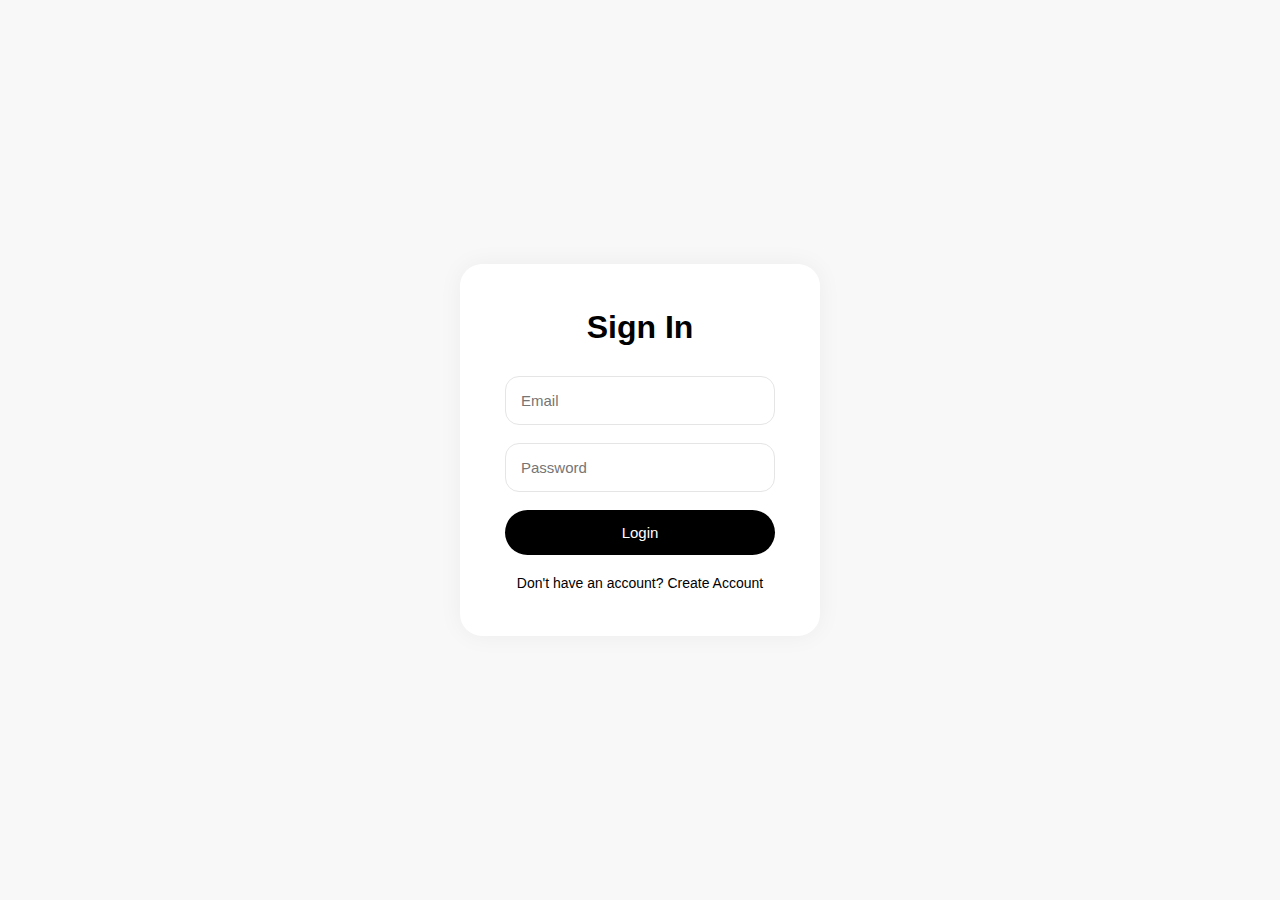
<file: static/editpost.html>
<!DOCTYPE html>
<html>
<head>
<title>Edit Post</title>
<meta name="viewport" content="width=device-width, initial-scale=1">

<style>

/* ===== RESET ===== */

*{
    margin:0;
    padding:0;
    box-sizing:border-box;
    font-family:-apple-system,BlinkMacSystemFont,"Segoe UI",sans-serif;
}

body{
    background:#f7f7f7;
}

/* ===== NAVBAR ===== */

.navbar{
    background:black;
    color:white;
    padding:18px 40px;
    display:flex;
    justify-content:space-between;
    align-items:center;
}

.navbar button{
    background:white;
    color:black;
    border:none;
    padding:8px 18px;
    border-radius:25px;
    cursor:pointer;
}

/* ===== CONTAINER ===== */

.container{
    max-width:700px;
    margin:auto;
    padding:60px 20px;
}

/* Title */

h1{
    font-size:36px;
    margin-bottom:35px;
}

/* Inputs */

input, textarea{
    width:100%;
    padding:16px;
    border-radius:14px;
    border:1px solid #e2e2e2;
    margin-bottom:22px;
    font-size:16px;
    outline:none;
    background:white;
}

textarea{
    height:200px;
    resize:none;
}

/* Button */

.primary-btn{
    padding:13px 30px;
    background:black;
    color:white;
    border:none;
    border-radius:30px;
    cursor:pointer;
    font-size:15px;
    transition:0.2s;
}

.primary-btn:hover{
    opacity:0.85;
}

/* Error */

.error{
    color:red;
    margin-top:15px;
}

/* Responsive */

@media(max-width:600px){
    .navbar{
        padding:15px 20px;
    }

    .container{
        padding:40px 15px;
    }

    h1{
        font-size:28px;
    }
}

</style>

</head>

<body>

<div class="navbar">
<div class="logo">BlogApp</div>

<div>
<button onclick="goHome()">Home</button>
<button onclick="logout()">Logout</button>
</div>
</div>

<div class="container">

<h1>Edit Post</h1>

<input type="text" id="title" placeholder="Post Title" />

<textarea id="content" placeholder="Post Content"></textarea>

<button class="primary-btn" id="updateBtn">Update Post</button>

<p id="error" class="error"></p>

</div>

<script>

// const API_BASE="http://localhost:8080";
const API_BASE="https://blogapp-z1z9.onrender.com";

const params=new URLSearchParams(window.location.search);
const id=params.get("id");

function getToken(){
    return localStorage.getItem("token");
}

/* ===== AUTH CHECK ===== */

if(!getToken()){
    window.location.href="login.html";
}

function logout(){
    localStorage.removeItem("token");
    window.location.href="login.html";
}

function goHome(){
    window.location.href="index.html";
}

/* ===== LOAD POST ===== */

async function loadPost(){

    try{

        const res=await fetch(`${API_BASE}/post/${id}`);

        if(!res.ok) throw new Error();

        const post=await res.json();

        document.getElementById("title").value=post.title;
        document.getElementById("content").value=post.content;

    }catch{
        document.querySelector(".container").innerHTML=
            "<h2>Post not found.</h2>";
    }
}

loadPost();

/* ===== UPDATE POST ===== */

document.getElementById("updateBtn").addEventListener("click",async()=>{

    const token=getToken();

    const title=document.getElementById("title").value.trim();
    const content=document.getElementById("content").value.trim();

    if(!title || !content){
        document.getElementById("error").innerText="All fields are required.";
        return;
    }

    try{

        const res=await fetch(`${API_BASE}/post/${id}`,{
            method:"PUT",
            headers:{
                "Content-Type":"application/json",
                "Authorization":"Bearer "+token
            },
            body:JSON.stringify({
                title,
                content
            })
        });

        if(!res.ok) throw new Error();

        alert("Post updated successfully");
        window.location.href=`post.html?id=${id}`;

    }catch{
        document.getElementById("error").innerText=
            "Failed to update post.";
    }
});

</script>

</body>
</html>
</file>
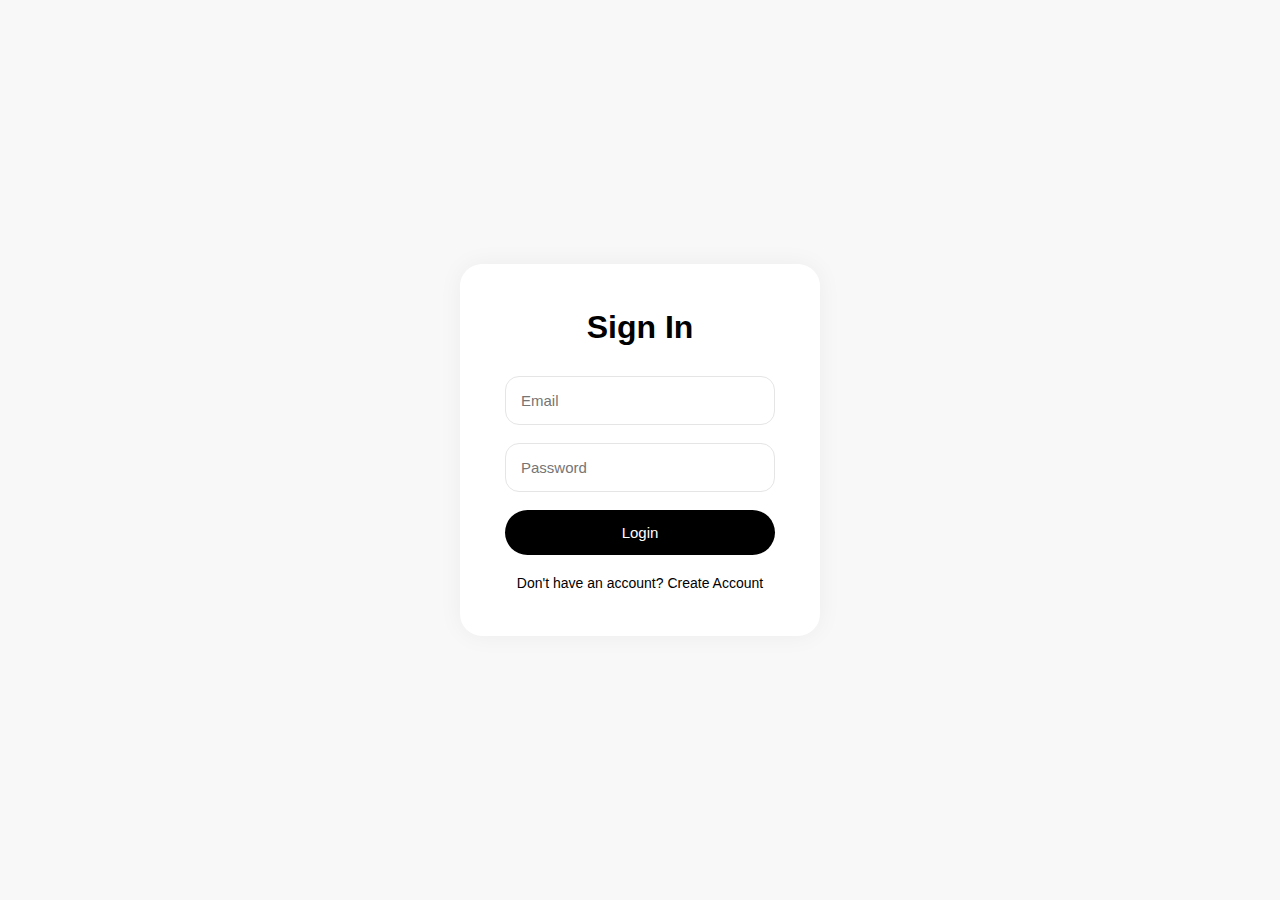
<file: static/login.html>
<!DOCTYPE html>
<html>
<head>
<title>Login</title>
<meta name="viewport" content="width=device-width, initial-scale=1">

<style>

/* ===== RESET ===== */

*{
    margin:0;
    padding:0;
    box-sizing:border-box;
    font-family:-apple-system,BlinkMacSystemFont,"Segoe UI",sans-serif;
}

body{
    background:#f8f8f8;
}

/* ===== CENTER WRAPPER ===== */

.login-container{
    height:100vh;
    display:flex;
    justify-content:center;
    align-items:center;
}

/* ===== CARD ===== */

.login-box{
    width:360px;
    background:white;
    padding:45px;
    border-radius:22px;
    box-shadow:0 0 25px rgba(0,0,0,0.05);
    text-align:center;
}

/* Title */

h1{
    font-size:32px;
    margin-bottom:30px;
    font-weight:600;
}

/* Inputs */

input{
    width:100%;
    padding:15px;
    margin-bottom:18px;
    border-radius:14px;
    border:1px solid #e5e5e5;
    font-size:15px;
    outline:none;
}

/* Button */

button{
    width:100%;
    padding:14px;
    background:black;
    color:white;
    border:none;
    border-radius:28px;
    cursor:pointer;
    font-size:15px;
    transition:0.2s;
}

button:hover{
    opacity:0.85;
}

/* Error */

.error{
    color:red;
    margin-top:15px;
}

/* Link */

.link{
    margin-top:20px;
    font-size:14px;
}

.link a{
    text-decoration:none;
    color:black;
    font-weight:500;
}

/* Responsive */

@media(max-width:500px){
    .login-box{
        width:90%;
        padding:30px;
    }
}

</style>
</head>

<body>

<div class="login-container">

<div class="login-box">

<h1>Sign In</h1>

<input type="email" id="email" placeholder="Email">
<input type="password" id="password" placeholder="Password">

<button onclick="login()">Login</button>

<p id="error" class="error"></p>

<div class="link">
Don't have an account?
<a href="register.html">Create Account</a>
</div>

</div>

</div>

<script>

// const API_BASE="http://localhost:8080";
const API_BASE="https://blogapp-z1z9.onrender.com";

async function login(){

    const email=document.getElementById("email").value.trim();
    const password=document.getElementById("password").value.trim();

    if(!email || !password){
        document.getElementById("error").innerText="All fields required";
        return;
    }

    try{

        const res=await fetch(`${API_BASE}/login`,{
            method:"POST",
            headers:{
                "Content-Type":"application/json"
            },
            body:JSON.stringify({
                email,
                password
            })
        });

        if(!res.ok) throw new Error();

        const data=await res.json();

        localStorage.setItem("token",data.token);
        window.location.href="index.html";

    }catch{
        document.getElementById("error").innerText="Invalid email or password";
    }
}

</script>

</body>
</html>
</file>
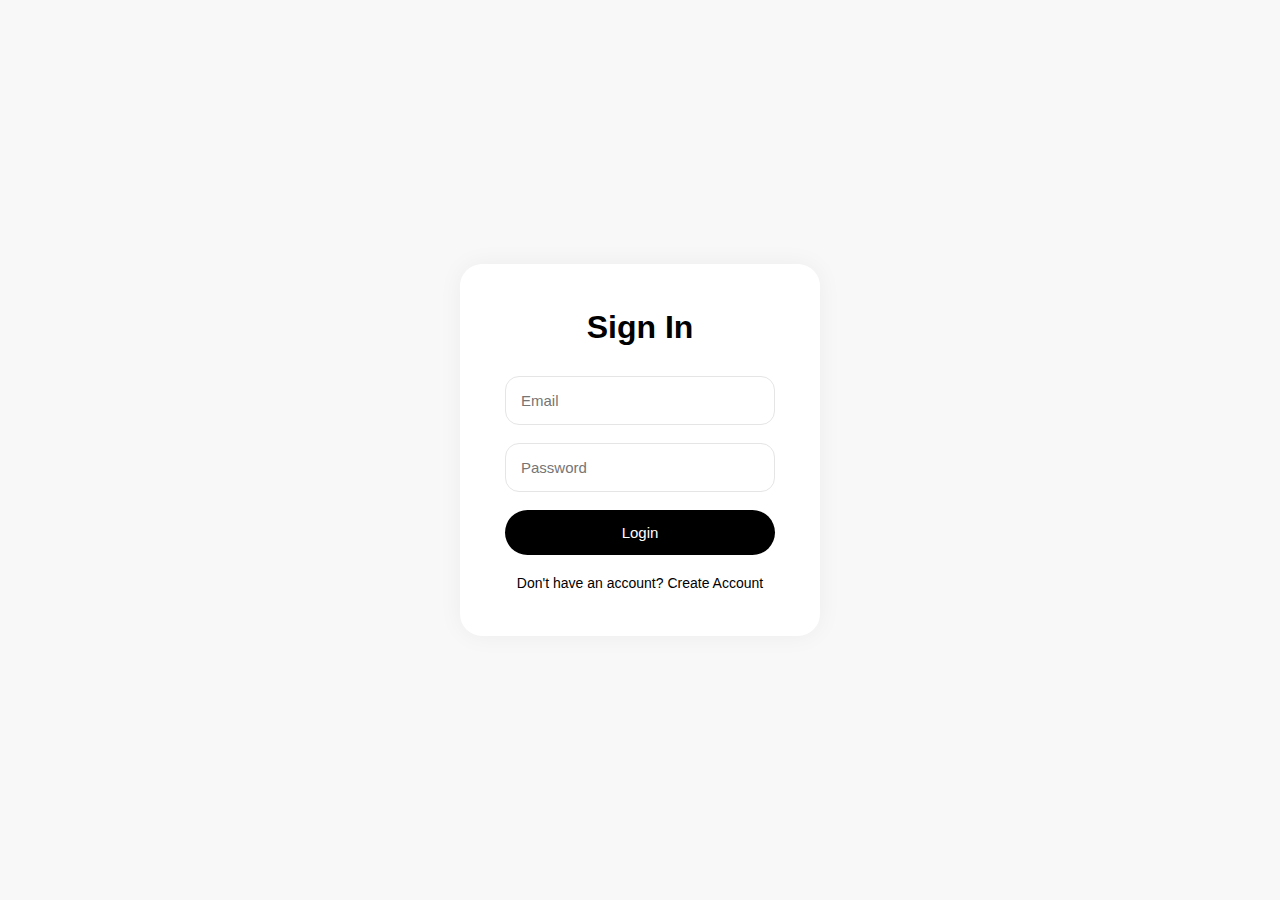
<file: static/newpost.html>
<!DOCTYPE html>
<html>
<head>
<title>New Post</title>

<meta name="viewport" content="width=device-width, initial-scale=1">

<style>

/* ===== RESET ===== */

*{
    margin:0;
    padding:0;
    box-sizing:border-box;
    font-family:-apple-system, BlinkMacSystemFont, "Segoe UI", sans-serif;
}

body{
    background:#f9f9f9;
}

/* ===== NAVBAR ===== */

.navbar{
    background:black;
    color:white;
    padding:18px 40px;
    display:flex;
    justify-content:space-between;
    align-items:center;
}

.navbar button{
    background:white;
    color:black;
    border:none;
    padding:8px 16px;
    border-radius:20px;
    cursor:pointer;
}

/* ===== CONTAINER ===== */

.container{
    max-width:700px;
    margin:auto;
    padding:60px 20px;
}

/* Title */

h1{
    font-size:34px;
    margin-bottom:35px;
}

/* Inputs */

input, textarea{
    width:100%;
    padding:15px;
    border-radius:14px;
    border:1px solid #ddd;
    margin-bottom:20px;
    font-size:16px;
    outline:none;
    background:white;
}

textarea{
    height:180px;
    resize:none;
}

/* Button */

.primary-btn{
    padding:12px 26px;
    background:black;
    color:white;
    border:none;
    border-radius:26px;
    cursor:pointer;
    font-size:15px;
}

/* Error */

.error{
    color:red;
    margin-top:15px;
}

/* Responsive */

@media(max-width:600px){
    .navbar{
        padding:15px 20px;
    }

    .container{
        padding:40px 15px;
    }
}

</style>

</head>

<body>

<div class="navbar">
<div class="logo">Blog</div>

<div>
<button onclick="goHome()">Home</button>
<button onclick="logout()">Logout</button>
</div>
</div>

<div class="container">

<h1>Create New Post</h1>

<input type="text" id="title" placeholder="Post Title" />

<textarea id="content" placeholder="Write your content here..."></textarea>

<button class="primary-btn" onclick="createPost()">Publish</button>

<p id="error" class="error"></p>

</div>

<script>

// const API_BASE="http://localhost:8080";
const API_BASE="https://blogapp-z1z9.onrender.com";

/* ===== AUTH ===== */

const token=localStorage.getItem("token");

if(!token){
    window.location.href="login.html";
}

function goHome(){
    window.location.href="index.html";
}

function logout(){
    localStorage.removeItem("token");
    window.location.href="login.html";
}

/* ===== CREATE POST ===== */

function createPost(){

    const title=document.getElementById("title").value.trim();
    const content=document.getElementById("content").value.trim();

    if(!title || !content){
        document.getElementById("error").innerText="All fields are required.";
        return;
    }

    fetch(`${API_BASE}/post`,{
        method:"POST",
        headers:{
            "Content-Type":"application/json",
            "Authorization":"Bearer "+token
        },
        body:JSON.stringify({
            title,
            content
        })
    })
    .then(res=>{
        if(!res.ok) throw new Error();
        return res.json();
    })
    .then(()=>{
        window.location.href="index.html";
    })
    .catch(()=>{
        document.getElementById("error").innerText="Error creating post.";
    });
}

</script>

</body>
</html>
</file>
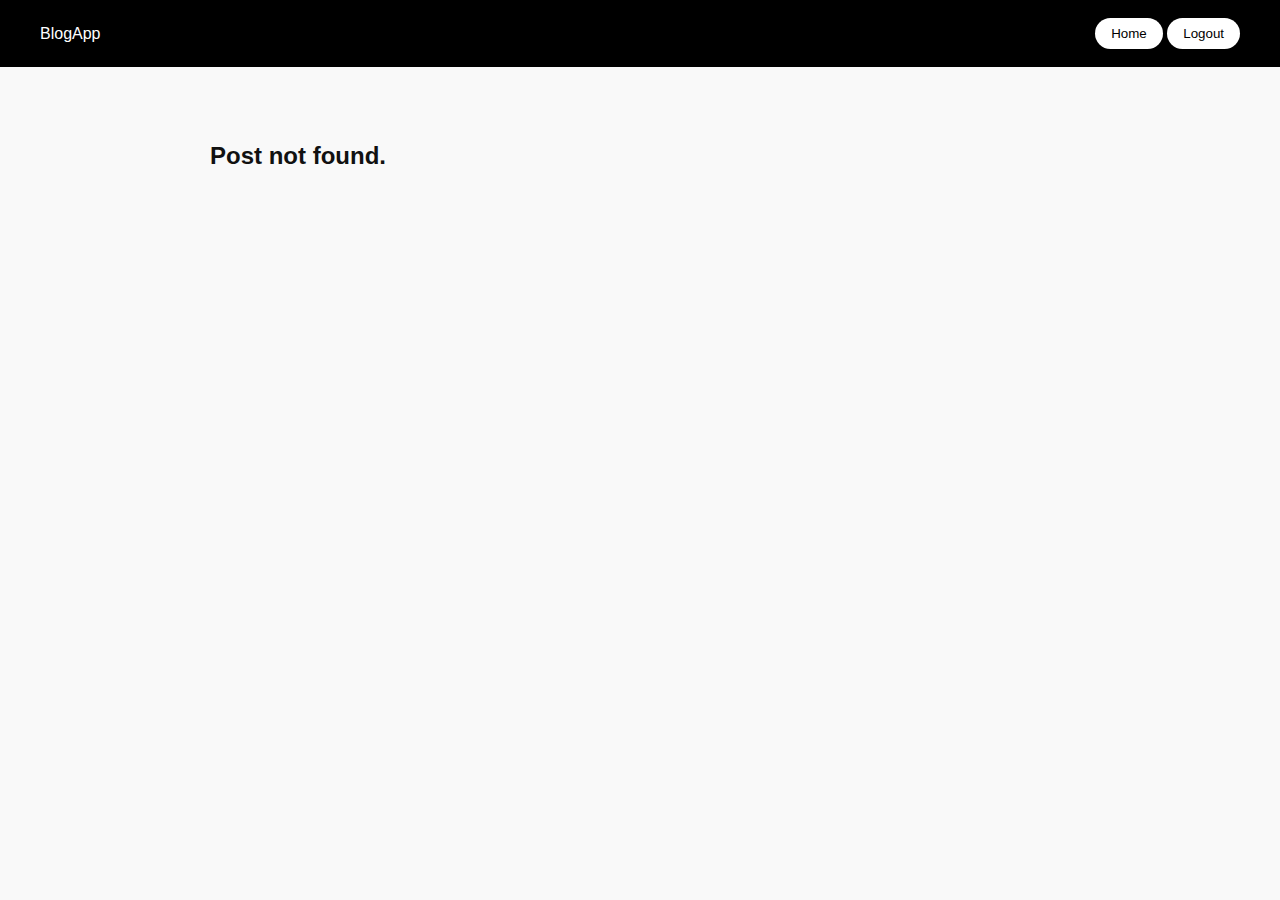
<file: static/post.html>
<!DOCTYPE html>
<html>
<head>
<title>Post</title>

<meta name="viewport" content="width=device-width, initial-scale=1">

<style>

/* ===== RESET ===== */

*{
    margin:0;
    padding:0;
    box-sizing:border-box;
    font-family:-apple-system, BlinkMacSystemFont, "Segoe UI", sans-serif;
}

body{
    background:#f9f9f9;
    color:#111;
}

/* ===== NAVBAR ===== */

.navbar{
    background:black;
    color:white;
    padding:18px 40px;
    display:flex;
    justify-content:space-between;
    align-items:center;
}

.navbar button{
    background:white;
    color:black;
    border:none;
    padding:8px 16px;
    border-radius:20px;
    cursor:pointer;
}

/* ===== CONTAINER ===== */

.container{
    max-width:900px;
    margin:auto;
    padding:40px 20px;
}

/* ===== POST CARD ===== */

h1{
    font-size:32px;
    margin-bottom:10px;
}

.author{
    color:#666;
    margin-bottom:25px;
}

.post-content{
    background:white;
    padding:25px;
    border-radius:18px;
    box-shadow:0 4px 14px rgba(0,0,0,0.06);
    line-height:1.6;
}

/* Owner buttons */

#ownerActions{
    margin-top:20px;
}

.edit-btn,
.delete-btn{
    padding:9px 18px;
    border:none;
    border-radius:20px;
    cursor:pointer;
    margin-right:10px;
}

.edit-btn{
    background:black;
    color:white;
}

.delete-btn{
    background:#eee;
}

/* ===== COMMENTS ===== */

h2{
    margin:35px 0 20px 0;
}

.comment{
    background:white;
    padding:18px;
    border-radius:14px;
    box-shadow:0 2px 10px rgba(0,0,0,0.05);
    margin-bottom:15px;
}

.comment strong{
    display:block;
    margin-bottom:6px;
}

/* Comment section */

textarea{
    width:100%;
    height:110px;
    padding:14px;
    border-radius:12px;
    border:1px solid #ddd;
    resize:none;
}

#commentBtn{
    margin-top:12px;
    padding:10px 20px;
    background:black;
    color:white;
    border:none;
    border-radius:22px;
    cursor:pointer;
}

/* Responsive */

@media(max-width:600px){
    .navbar{
        padding:15px 20px;
    }

    .container{
        padding:25px 15px;
    }
}

</style>

</head>

<body>

<div class="navbar">
<div class="logo">BlogApp</div>
<div>
<button onclick="goHome()">Home</button>
<button onclick="logout()">Logout</button>
</div>
</div>

<div class="container">

<h1 id="title"></h1>
<div id="author" class="author"></div>

<p id="content" class="post-content"></p>

<div id="ownerActions" style="display:none;">
<button class="edit-btn" onclick="editPost()">Edit</button>
<button class="delete-btn" onclick="deletePost()">Delete</button>
</div>

<h2>Comments</h2>
<div id="comments"></div>

<div id="commentSection" style="display:none;">
<textarea id="commentContent" placeholder="Write comment..."></textarea>
<button id="commentBtn">Post Comment</button>
</div>

</div>

<script>

// const API_BASE="http://localhost:8080";
const API_BASE="https://blogapp-z1z9.onrender.com";
const params=new URLSearchParams(window.location.search);
const id=params.get("id");

/* ===== AUTH ===== */

function getToken(){
    return localStorage.getItem("token");
}

function getLoggedInUser(){

    const token=getToken();
    if(!token) return null;

    try{
        const payload=JSON.parse(atob(token.split('.')[1]));
        return payload.username;
    }catch{
        return null;
    }
}

function logout(){
    localStorage.removeItem("token");
    window.location.href="login.html";
}

function goHome(){
    window.location.href="index.html";
}

/* ===== LOAD POST ===== */

async function loadPost(){

    try{

        const res=await fetch(`${API_BASE}/post/${id}`);
        if(!res.ok) throw new Error();

        const post=await res.json();

        document.getElementById("title").innerText=post.title;
        document.getElementById("author").innerText="By "+post.author;
        document.getElementById("content").innerText=post.content;

        const loggedUser=getLoggedInUser();

        if(loggedUser && loggedUser===post.author){
            document.getElementById("ownerActions").style.display="block";
        }

    }catch{
        document.querySelector(".container").innerHTML="<h2>Post not found.</h2>";
    }
}

loadPost();

/* ===== COMMENTS ===== */

async function loadComments(){

    try{

        const res=await fetch(`${API_BASE}/posts/${id}/comments`);
        const comments=await res.json();

        const div=document.getElementById("comments");
        div.innerHTML="";

        if(!comments || comments.length===0){
            div.innerHTML="<p>No comments yet.</p>";
            return;
        }

        comments.forEach(c=>{
            const el=document.createElement("div");
            el.className="comment";
            el.innerHTML=`
                <strong>${c.author}</strong>
                <p>${c.content}</p>
            `;
            div.appendChild(el);
        });

    }catch{
        document.getElementById("comments").innerHTML="<p>Error loading comments.</p>";
    }
}

loadComments();

/* ===== ADD COMMENT ===== */

if(getToken()){
    document.getElementById("commentSection").style.display="block";
}

document.getElementById("commentBtn").addEventListener("click",async()=>{

    const token=getToken();
    if(!token){
        alert("Please login first");
        return;
    }

    const content=document.getElementById("commentContent").value.trim();

    if(!content){
        alert("Comment cannot be empty");
        return;
    }

    try{

        const res=await fetch(`${API_BASE}/comments`,{
            method:"POST",
            headers:{
                "Content-Type":"application/json",
                "Authorization":`Bearer ${token}`
            },
            body:JSON.stringify({
                post_id:parseInt(id),
                content:content
            })
        });

        if(!res.ok) throw new Error();

        document.getElementById("commentContent").value="";
        loadComments();

    }catch{
        alert("Failed to add comment");
    }
});

/* ===== EDIT / DELETE ===== */

function editPost(){
    window.location.href=`editpost.html?id=${id}`;
}

async function deletePost(){

    const token=getToken();
    if(!token) return;

    if(!confirm("Delete post?")) return;

    try{

        const res=await fetch(`${API_BASE}/post/${id}`,{
            method:"DELETE",
            headers:{
                "Authorization":`Bearer ${token}`
            }
        });

        if(!res.ok) throw new Error();

        alert("Post deleted");
        window.location.href="index.html";

    }catch{
        alert("Delete failed");
    }
}

</script>

</body>
</html>
</file>
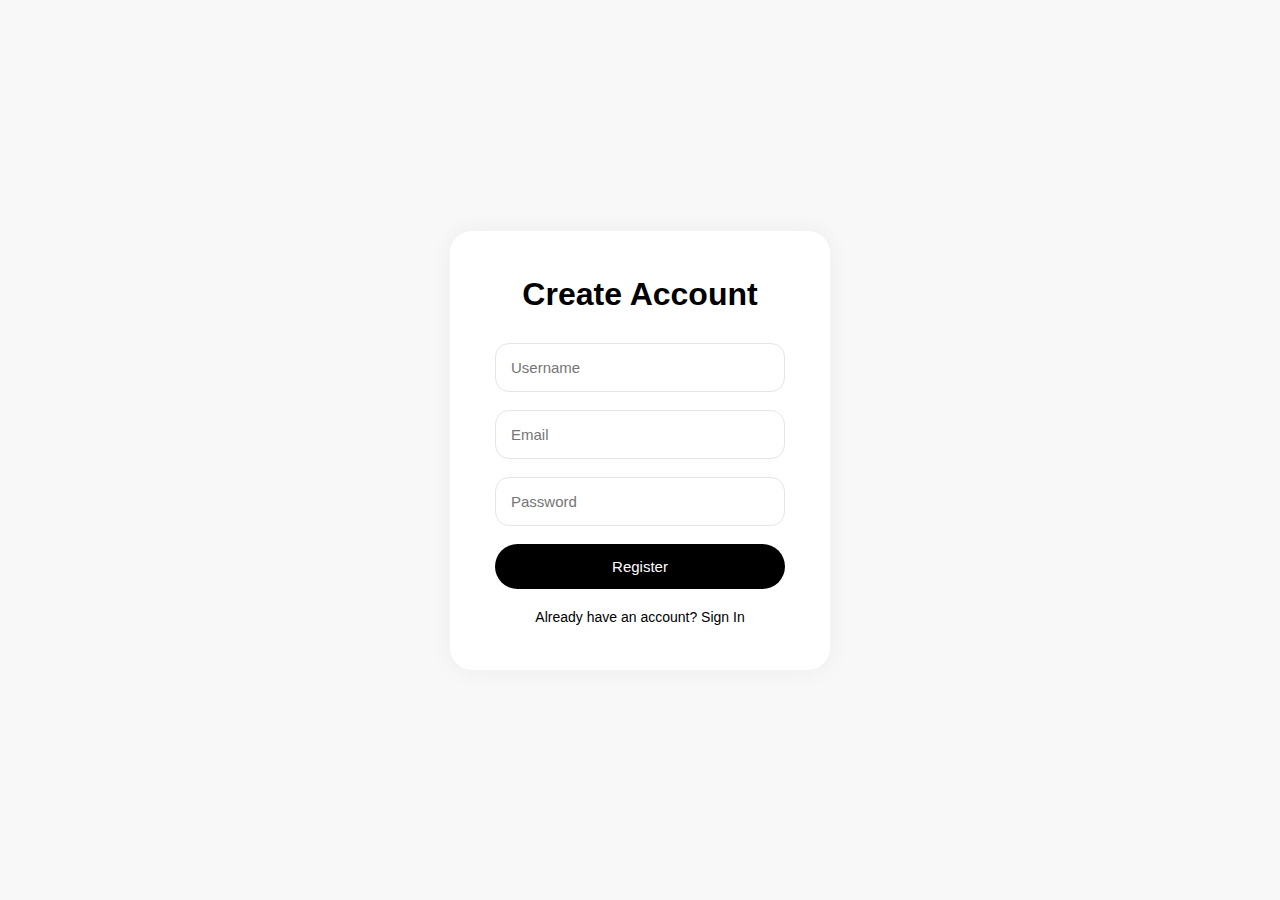
<file: static/register.html>
<!DOCTYPE html>
<html>
<head>
<title>Register</title>
<meta name="viewport" content="width=device-width, initial-scale=1">

<style>

/* ===== RESET ===== */

*{
    margin:0;
    padding:0;
    box-sizing:border-box;
    font-family:-apple-system,BlinkMacSystemFont,"Segoe UI",sans-serif;
}

body{
    background:#f8f8f8;
}

/* ===== CENTER WRAPPER ===== */

.register-container{
    height:100vh;
    display:flex;
    justify-content:center;
    align-items:center;
}

/* ===== CARD ===== */

.register-box{
    width:380px;
    background:white;
    padding:45px;
    border-radius:22px;
    box-shadow:0 0 25px rgba(0,0,0,0.05);
    text-align:center;
}

/* Title */

h1{
    font-size:32px;
    margin-bottom:30px;
    font-weight:600;
}

/* Inputs */

input{
    width:100%;
    padding:15px;
    margin-bottom:18px;
    border-radius:14px;
    border:1px solid #e5e5e5;
    font-size:15px;
    outline:none;
}

/* Button */

button{
    width:100%;
    padding:14px;
    background:black;
    color:white;
    border:none;
    border-radius:28px;
    cursor:pointer;
    font-size:15px;
    transition:0.2s;
}

button:hover{
    opacity:0.85;
}

/* Error / Success */

.message{
    margin-top:15px;
    font-size:14px;
}

.error{
    color:red;
}

.success{
    color:green;
}

/* Link */

.link{
    margin-top:20px;
    font-size:14px;
}

.link a{
    text-decoration:none;
    color:black;
    font-weight:500;
}

/* Responsive */

@media(max-width:500px){
    .register-box{
        width:90%;
        padding:30px;
    }
}

</style>
</head>

<body>

<div class="register-container">

<div class="register-box">

<h1>Create Account</h1>

<input type="text" id="username" placeholder="Username">
<input type="email" id="email" placeholder="Email">
<input type="password" id="password" placeholder="Password">

<button onclick="register()">Register</button>

<p id="message" class="message"></p>

<div class="link">
Already have an account?
<a href="login.html">Sign In</a>
</div>

</div>

</div>

<script>

// const API_BASE="http://localhost:8080";
const API_BASE="https://blogapp-z1z9.onrender.com";

async function register(){

    const username=document.getElementById("username").value.trim();
    const email=document.getElementById("email").value.trim();
    const password=document.getElementById("password").value.trim();

    const message=document.getElementById("message");

    if(!username || !email || !password){
        message.className="message error";
        message.innerText="All fields are required.";
        return;
    }

    try{

        const res=await fetch(`${API_BASE}/user`,{
            method:"POST",
            headers:{
                "Content-Type":"application/json"
            },
            body:JSON.stringify({
                username,
                email,
                password
            })
        });

        if(!res.ok) throw new Error();

        message.className="message success";
        message.innerText="Account created successfully! Redirecting...";

        setTimeout(()=>{
            window.location.href="login.html";
        },1500);

    }catch{
        message.className="message error";
        message.innerText="Failed to create account.";
    }
}

</script>

</body>
</html>
</file>
